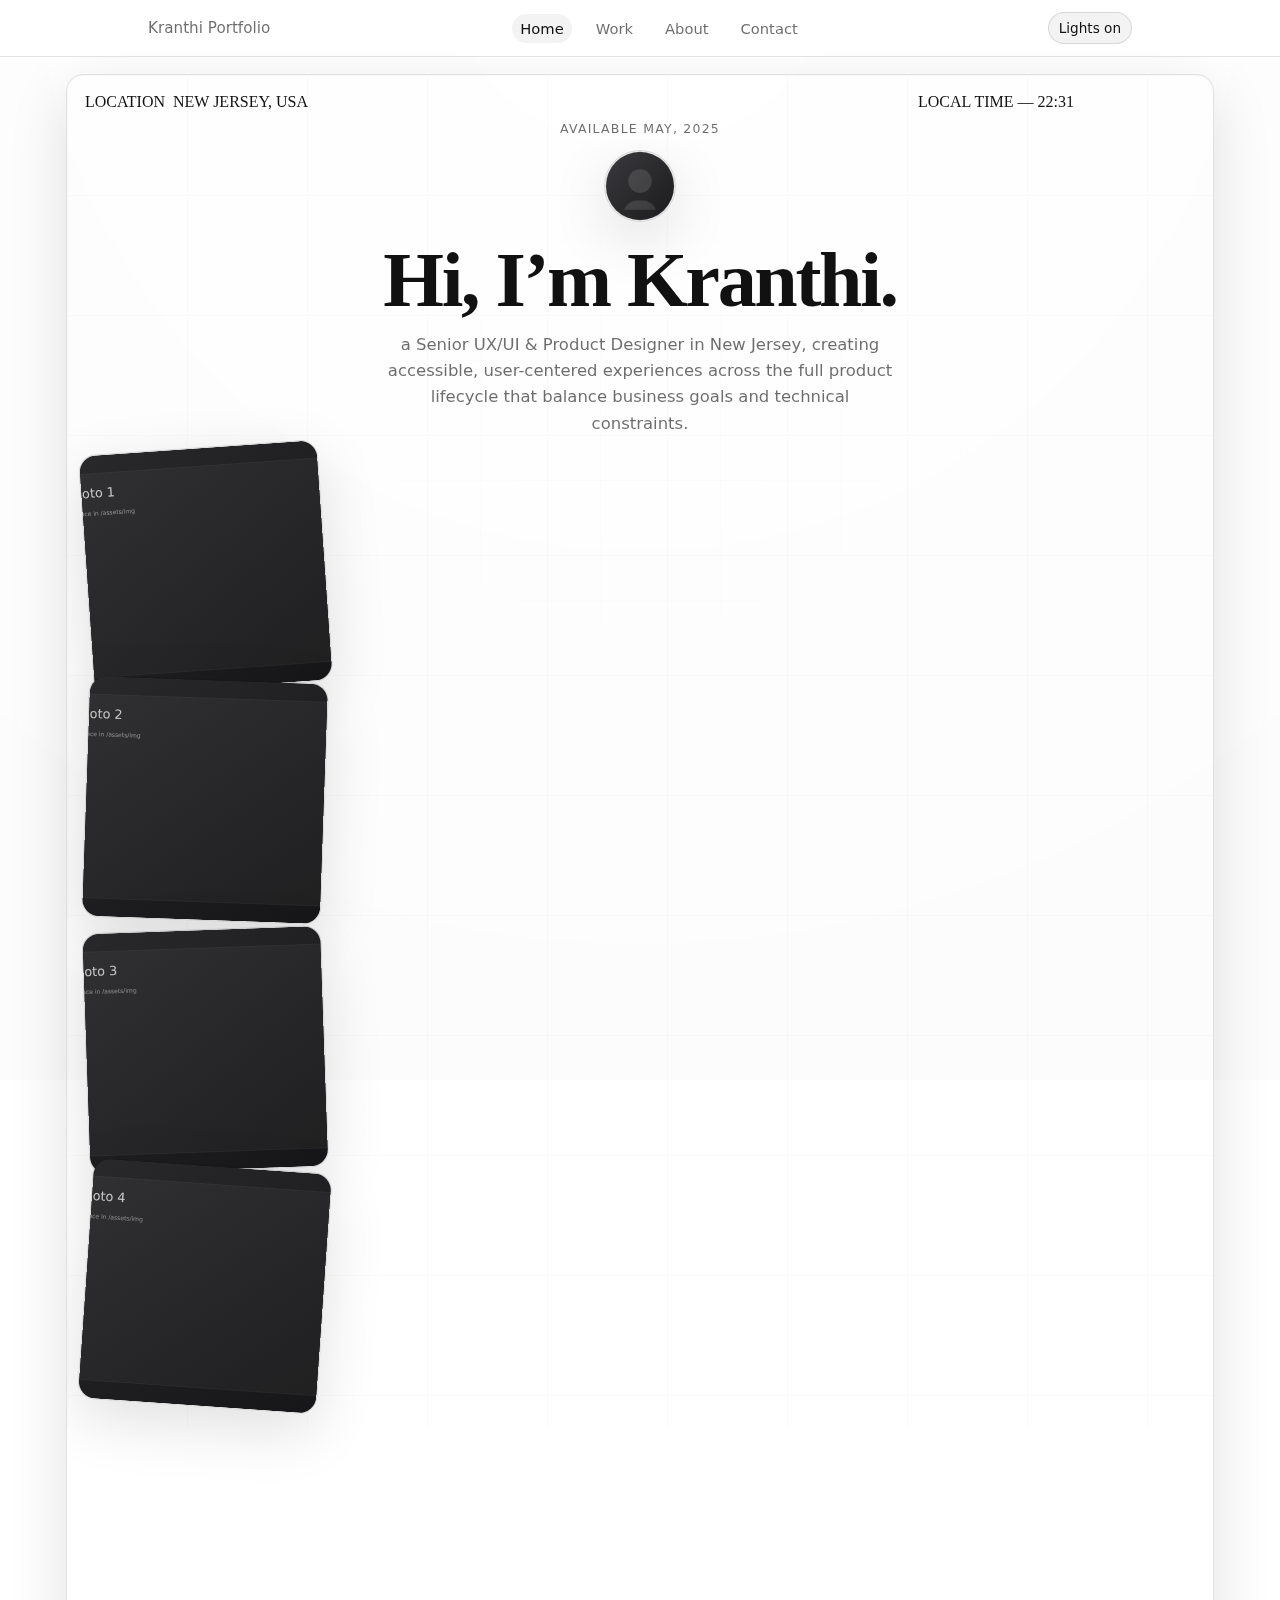
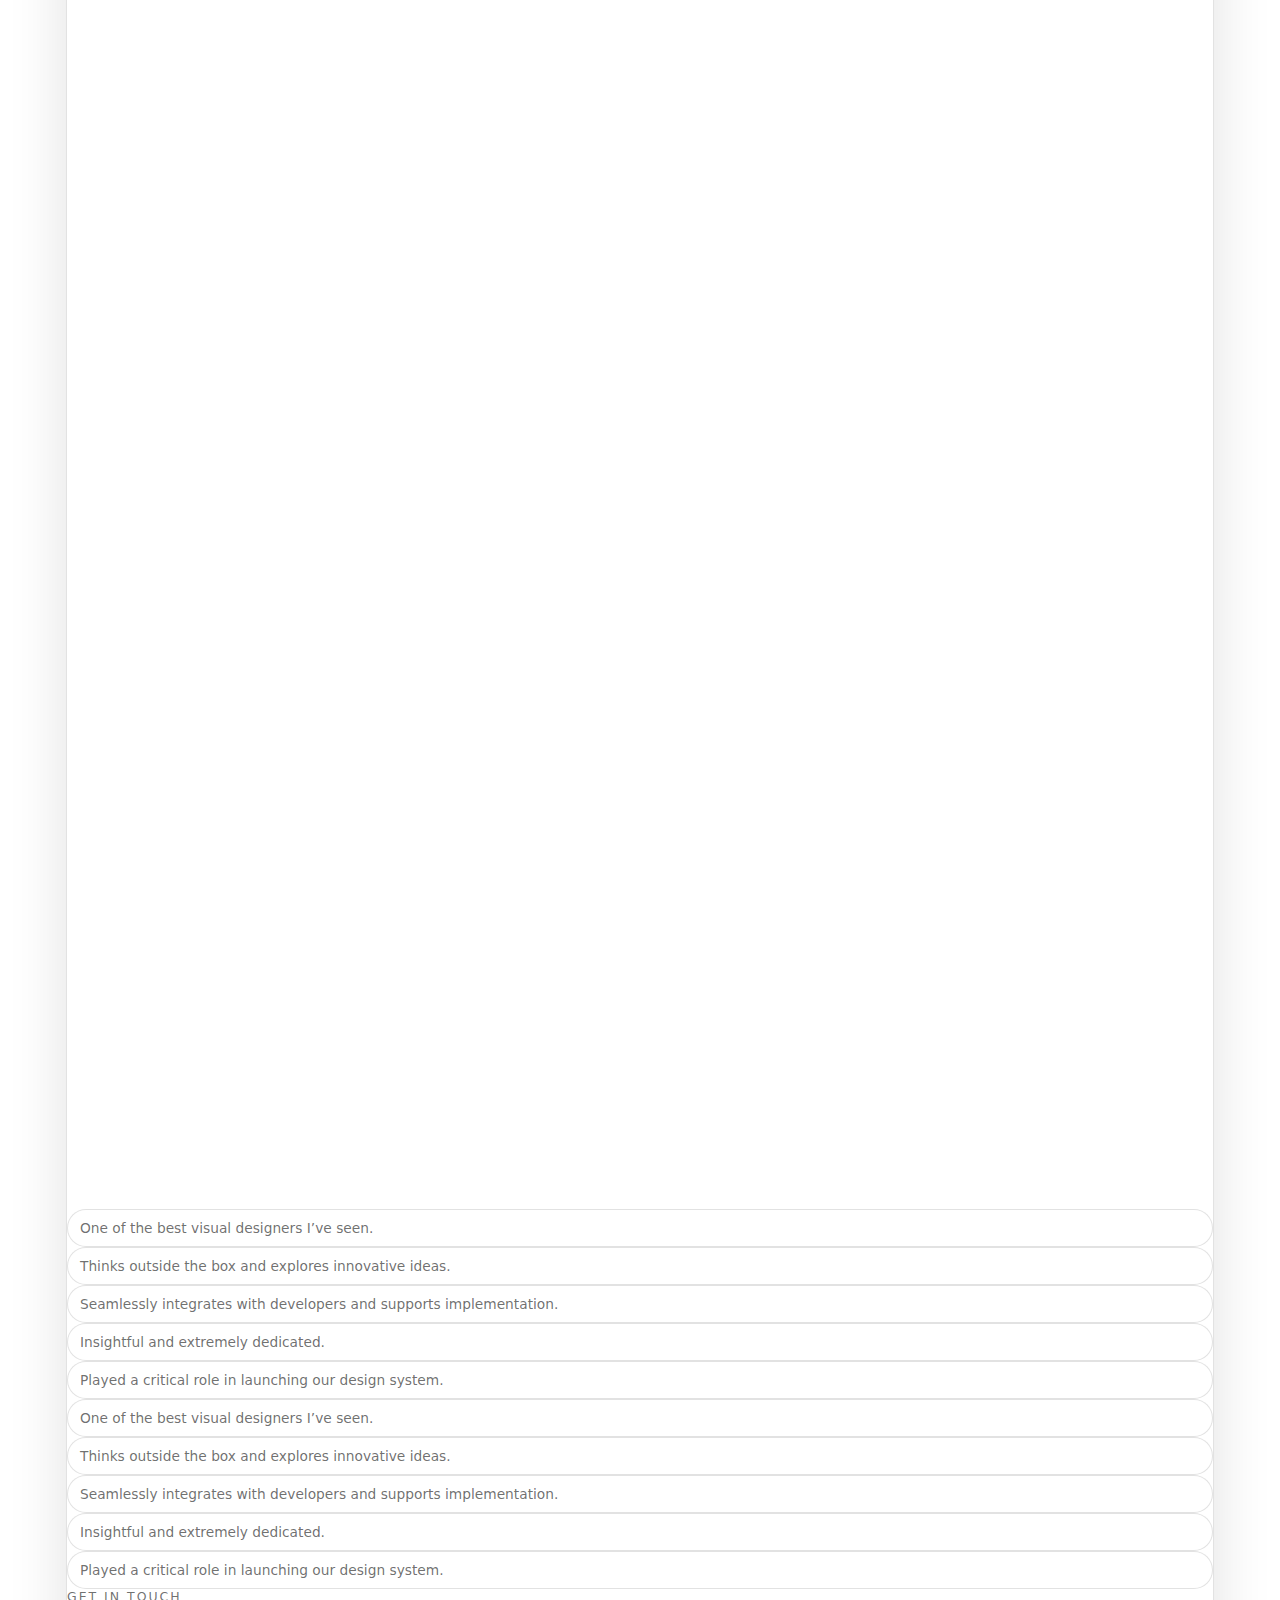
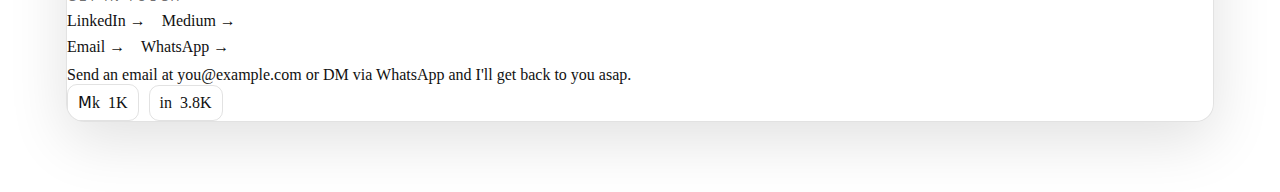
<file: index.html>
<!doctype html>
<html lang="en">
<head>
  <meta charset="utf-8" />
  <meta name="viewport" content="width=device-width, initial-scale=1" />
  <meta name="color-scheme" content="light dark" />
  <title>Kranthi Portfolio</title>
  <link rel="stylesheet" href="assets/css/styles.css" />
  <script defer src="assets/js/app.js"></script>
</head>
<body>
  <div class="bgGrid" aria-hidden="true"></div>
  <div class="vignette" aria-hidden="true"></div>

  <header class="topbar">
    <div class="wrap topbar__inner">
      <a class="brand" href="index.html">Kranthi Portfolio</a>
      <nav class="nav" aria-label="Primary">
        <a href="index.html" data-nav="home">Home</a>
        <a href="work.html" data-nav="work">Work</a>
        <a href="about.html" data-nav="about">About</a>
        <a href="#contact">Contact</a>
      </nav>
      <div class="actions">
        <button class="toggle" id="themeToggle" type="button">
  <span id="themeLabel">Lights Off</span>
</button>
      </div>
    </div>
  </header>

  <main class="page">
    <div class="shell">
      <div class="frame">
        <div class="gridStage">
          <div class="gridLines" aria-hidden="true"></div>

          <div class="stageInner">
            <div class="metaLeft">
              <div>LOCATION&nbsp; NEW JERSEY, USA</div>
            </div>

            <section class="centerCol" data-reveal>
              <div class="availability">Available May, 2025</div>

              <div class="avatar" style="margin-bottom:18px">
                <img src="assets/img/avatar.svg" alt="Avatar" />
              </div>

              
<h1 class="h1 heroName">Hi, I’m Kranthi.</h1>

              <p class="lead">a Senior UX/UI & Product Designer in New Jersey, creating accessible, user-centered experiences across the full product lifecycle that balance business goals and technical constraints.</p>
            </section>

            <div class="metaRight">
              <div>LOCAL TIME&nbsp;—&nbsp;<span id="localTime">--:--</span></div>
            </div>
          </div>


          <div class="photoRow" aria-label="Photo strip" data-reveal>
            <div class="stripCard" style="--r:-4deg; --y: 10px;"><img src="assets/img/strip-1.svg" alt="Photo 1"/></div>
            <div class="stripCard" style="--r:2deg; --y: 0px;"><img src="assets/img/strip-2.svg" alt="Photo 2"/></div>
            <div class="stripCard" style="--r:-2deg; --y: 8px;"><img src="assets/img/strip-3.svg" alt="Photo 3"/></div>
            <div class="stripCard" style="--r:4deg; --y: 2px;"><img src="assets/img/strip-4.svg" alt="Photo 4"/></div>
          </div>

        </div>

        <div class="homeSections">
          <!-- Work section -->
          <div class="workGrid">
            <div class="leftCell" data-reveal>
              <div class="sideTitle">
                <div class="iconPill">⌁</div>
                <div style="margin-top:14px">
                  <div class="bigLabel h2">Work.</div>
                  <div class="subLabel">A selection of<br/>recent projects.</div>
                </div>
              </div>

              <div style="margin-top:14px">
                <h3 class="h3">Kranthi Portfolio</h3>
                <p class="lead" style="margin-top:6px">A super modular design system built from grounds up.</p>
                <div class="pills" style="margin-top:10px"><span>DESIGN SYSTEM</span><span>UI DESIGN</span><span>STRATEGY</span></div>

                <div style="height:18px"></div>

                <h3 class="h3">Rupeek — Card</h3>
                <p class="lead" style="margin-top:6px">Bringing a secured credit card product to India's underserved market with focus on delight.</p>
                <div class="pills" style="margin-top:10px"><span>PRODUCT DESIGN</span><span>DESIGN SYSTEM</span><span>MOTION DESIGN</span></div>
              </div>
            </div>

            <div class="rightCell">
              <a class="workItem" href="kranthi-portfolio.html" data-reveal style="padding:0; background:transparent; border:none">
                <div class="workMedia"><img src="assets/img/work-1.svg" alt="Jupiter Sense cover"/></div>
              </a>

              <div style="height:18px"></div>

              <div class="workMedia" data-reveal><img src="assets/img/work-2.svg" alt="Rupeek Card cover"/></div>
            </div>
          </div>

          <!-- Writing section -->
          <div class="workGrid bigBlock">
            <div class="leftCell" data-reveal>
              <div class="sideTitle">
                <div class="iconPill">✎</div>
                <div style="margin-top:14px">
                  <div class="bigLabel h2">Writing.</div>
                  <div class="subLabel">thoughts.</div>
                </div>
              </div>
              <div class="muted" style="margin-top:10px; font-size:.82rem; letter-spacing:.14em; text-transform:uppercase;">Last updated FEB 25, 2025</div>
            </div>

            <div class="rightCell" data-reveal>
              <div class="writingCard" style="grid-template-columns: 1fr 320px;">
                <div>
                  <h3 class="h3" style="font-size:1.02rem">Building Gravity: A Design System out of this World</h3>
                  <p class="lead" style="margin-top:8px">A small cosmic journey on how a system was built to power two products.</p>
                  <div class="pills" style="margin-top:12px"><span>ARTICLE</span></div>
                </div>
                <img src="assets/img/writing.svg" alt="Writing cover" />
              </div>
            </div>
          </div>

          <!-- Popular bio section -->
          <div class="bigBlock" data-reveal style="padding:18px">
            <div class="bioBlock">
              <p class="kicker">Popular</p>
              <h2 class="bioTitle">I help build<br/>better design<br/>systems</h2>
              <div class="bioCols">
                <p>Storytelling has always been at the heart of everything I do. I started in animation, moved into visual design, and grew into product design by obsessing over craft, constraints, and collaboration.</p>
                <p>Over the years I’ve built modular systems, improved team velocity, and shipped features across Money, Payments, and Investments—always balancing clarity with character.</p>
              </div>
              <a class="bioBtn" href="about.html">Longer bios →</a>
            </div>
          </div>

          <!-- Kind words marquee -->
          <div class="kindMarquee" aria-label="Kind words">
            <div class="marqueeTrack">
              <div class="chip">One of the best visual designers I’ve seen.</div>
              <div class="chip">Thinks outside the box and explores innovative ideas.</div>
              <div class="chip">Seamlessly integrates with developers and supports implementation.</div>
              <div class="chip">Insightful and extremely dedicated.</div>
              <div class="chip">Played a critical role in launching our design system.</div>

              <!-- duplicate for seamless loop -->
              <div class="chip">One of the best visual designers I’ve seen.</div>
              <div class="chip">Thinks outside the box and explores innovative ideas.</div>
              <div class="chip">Seamlessly integrates with developers and supports implementation.</div>
              <div class="chip">Insightful and extremely dedicated.</div>
              <div class="chip">Played a critical role in launching our design system.</div>
            </div>
          </div>

          <!-- Footer bar -->
          <div class="footerBar" id="contact">
            <div>
              <div class="kicker" style="margin:0 0 8px">Get in touch</div>
              <div>LinkedIn → &nbsp;&nbsp; Medium →</div>
              <div style="margin-top:8px">Email → &nbsp;&nbsp; WhatsApp →</div>
              <div style="margin-top:10px">Send an email at <a href="mailto:you@example.com">you@example.com</a> or DM via WhatsApp and I'll get back to you asap.</div>
            </div>
            <div style="display:flex; gap:10px; align-items:flex-end;">
              <span style="border:1px solid var(--border); padding:8px 10px; border-radius:10px;">Ⅿk&nbsp;&nbsp;1K</span>
              <span style="border:1px solid var(--border); padding:8px 10px; border-radius:10px;">in&nbsp;&nbsp;3.8K</span>
            </div>
          </div>
        </div>
      </div>
    </div>
  </main>

  <script>
    // local time display (simple)
    const t = document.getElementById("localTime");
    function tick(){
      const d = new Date();
      const hh = String(d.getHours()).padStart(2,"0");
      const mm = String(d.getMinutes()).padStart(2,"0");
      if(t) t.textContent = `${hh}:${mm}`;
    }
    tick(); setInterval(tick, 15000);
    document.querySelector('[data-nav="home"]')?.setAttribute("aria-current","page");
  </script>
</body>
</html>
</file>
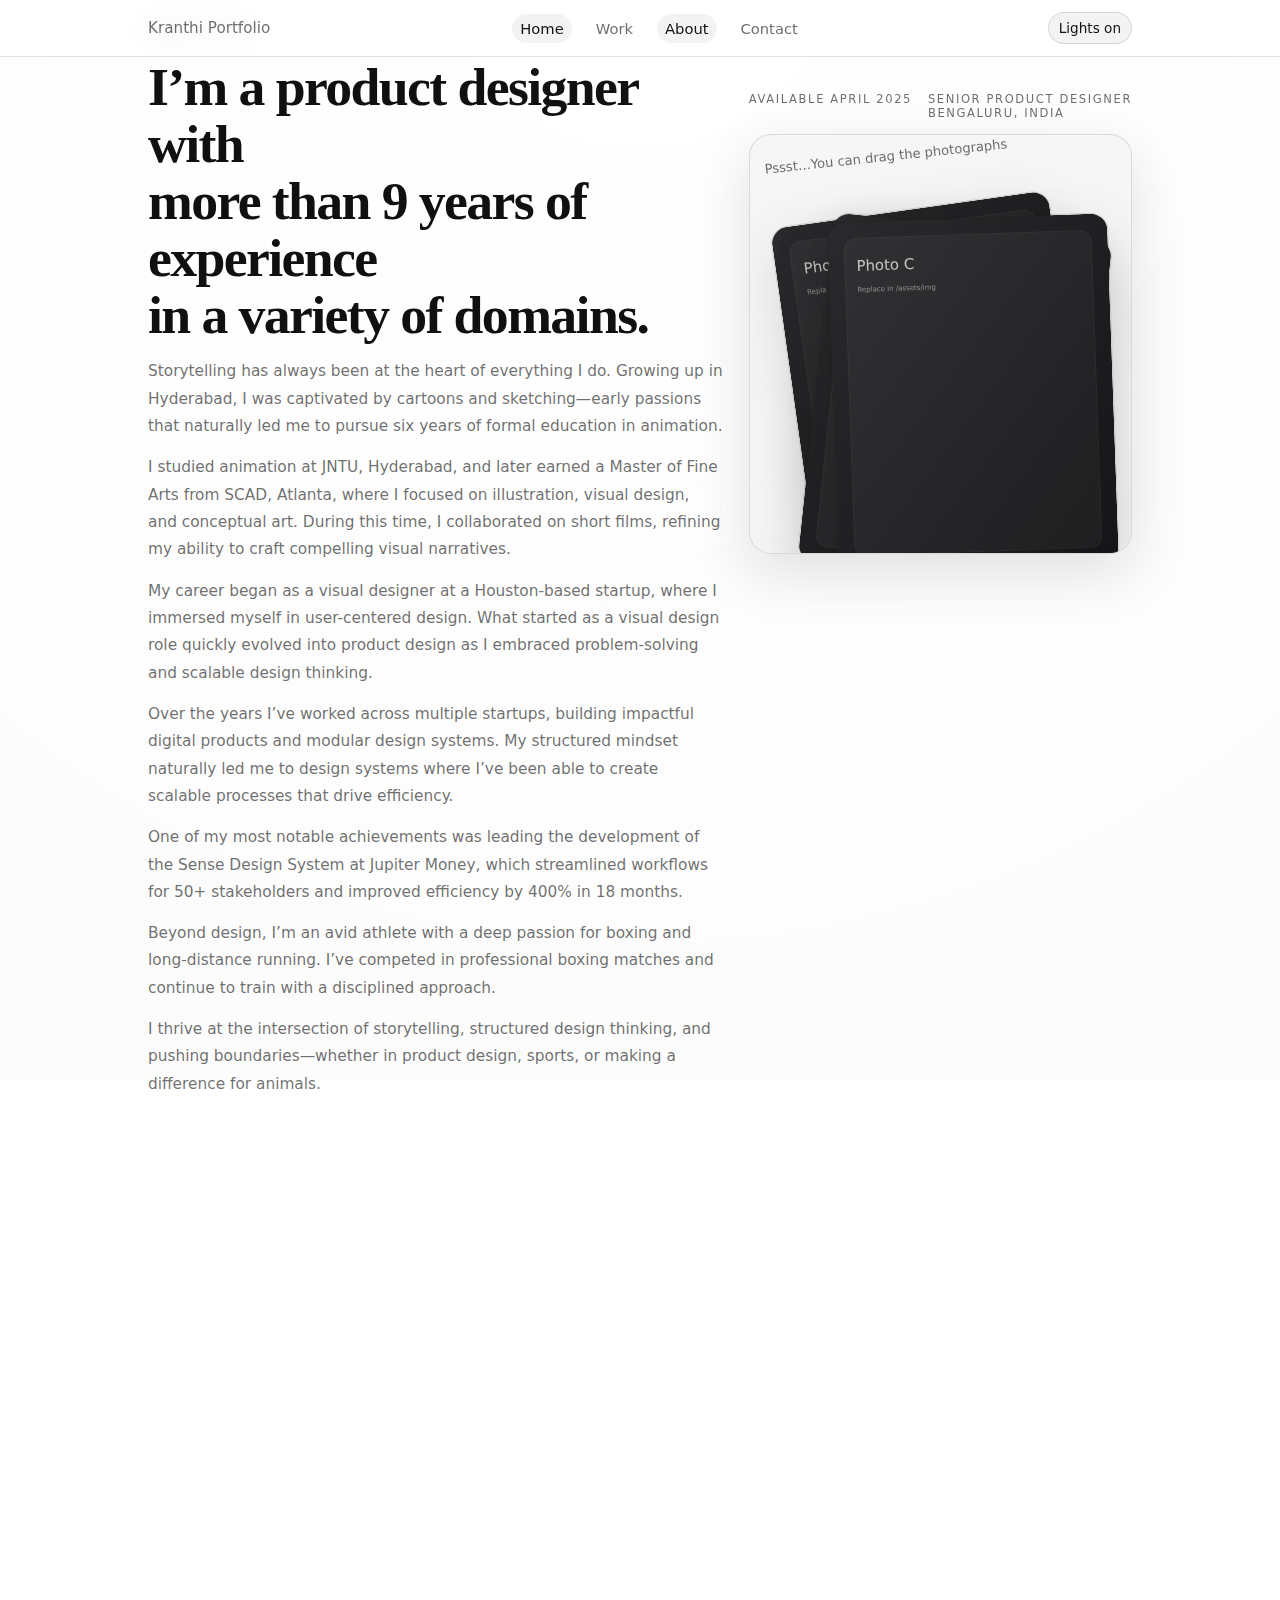
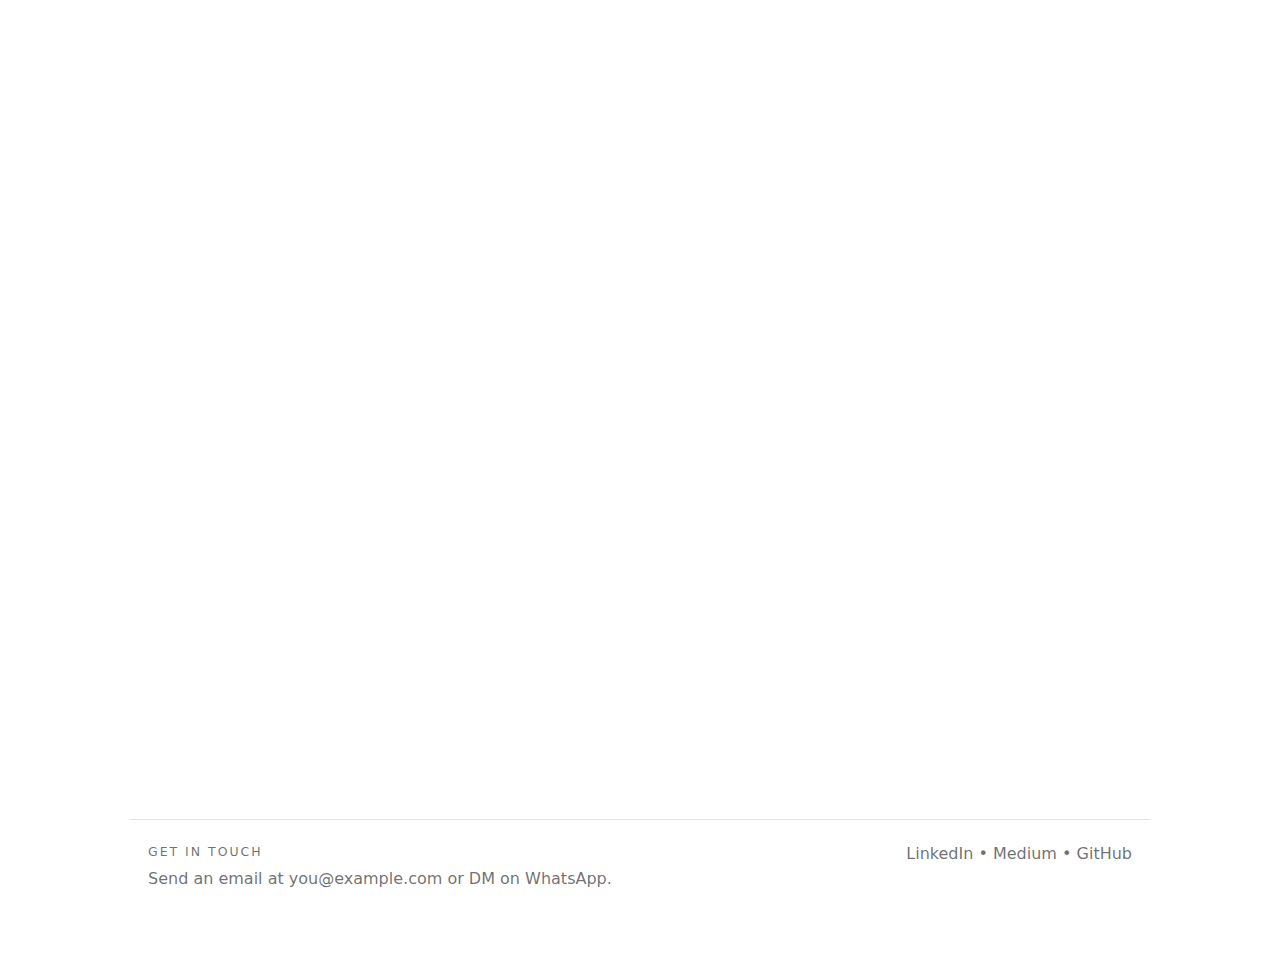
<file: about.html>
<!doctype html>
<html lang="en">
<head>
  <meta charset="utf-8" />
  <meta name="viewport" content="width=device-width, initial-scale=1" />
  <meta name="color-scheme" content="light dark" />
  <title>Kranthi Portfolio</title>
  <link rel="stylesheet" href="assets/css/styles.css" />
  <script defer src="assets/js/app.js"></script>
</head>
<body>
  <div class="bgGrid" aria-hidden="true"></div>
  <div class="vignette" aria-hidden="true"></div>

  <header class="topbar">
    <div class="wrap topbar__inner">
      <a class="brand" href="index.html">Kranthi Portfolio</a>
      <nav class="nav" aria-label="Primary">
        <a href="index.html" data-nav="home">Home</a>
        <a href="work.html">Work</a>
        <a href="about.html" data-nav="about">About</a>
        <a href="#contact">Contact</a>
      </nav>
      <div class="actions">
        <button class="toggle" id="themeToggle" type="button">Lights</button>
      </div>
    </div>
  </header>

  <main class="page aboutWrap">
    <section class="wrap aboutGrid">
      <div class="aboutCopy" data-reveal>
        <p class="kicker">About me.</p>
        <h1 class="aboutBig">I’m a product designer with<br/>more than 9 years of experience<br/>in a variety of domains.</h1>

        <p>Storytelling has always been at the heart of everything I do. Growing up in Hyderabad, I was captivated by cartoons and sketching—early passions that naturally led me to pursue six years of formal education in animation.</p>
        <p>I studied animation at JNTU, Hyderabad, and later earned a Master of Fine Arts from SCAD, Atlanta, where I focused on illustration, visual design, and conceptual art. During this time, I collaborated on short films, refining my ability to craft compelling visual narratives.</p>
        <p>My career began as a visual designer at a Houston-based startup, where I immersed myself in user-centered design. What started as a visual design role quickly evolved into product design as I embraced problem-solving and scalable design thinking.</p>
        <p>Over the years I’ve worked across multiple startups, building impactful digital products and modular design systems. My structured mindset naturally led me to design systems where I’ve been able to create scalable processes that drive efficiency.</p>
        <p>One of my most notable achievements was leading the development of the Sense Design System at Jupiter Money, which streamlined workflows for 50+ stakeholders and improved efficiency by 400% in 18 months.</p>
        <p>Beyond design, I’m an avid athlete with a deep passion for boxing and long-distance running. I’ve competed in professional boxing matches and continue to train with a disciplined approach.</p>
        <p>I thrive at the intersection of storytelling, structured design thinking, and pushing boundaries—whether in product design, sports, or making a difference for animals.</p>
      </div>

      <aside class="aboutAside" data-reveal>
        <div class="asideTop">
          <span>Available April 2025</span>
          <span>Senior Product Designer<br/>Bengaluru, India</span>
        </div>

        <div class="photoStack" data-photo-stack aria-label="Photo stack (draggable)">
          <div class="note">Pssst…You can drag the photographs</div>

          <div class="photoCard" style="--tx:-26px; --ty:-12px; --r:-8deg;" data-r="-8deg">
            <img src="assets/img/about-photo-1.svg" alt="Photo A" />
          </div>
          <div class="photoCard" style="--tx:-4px; --ty:6px; --r:6deg;" data-r="6deg">
            <img src="assets/img/about-photo-2.svg" alt="Photo B" />
          </div>
          <div class="photoCard" style="--tx:14px; --ty:-2px; --r:-2deg;" data-r="-2deg">
            <img src="assets/img/about-photo-3.svg" alt="Photo C" />
          </div>
        </div>
      </aside>
    </section>

    <section class="section">
      <div class="wrap sectionGrid">
        <div class="stickyTitle" data-reveal>
          <div class="bigLabel h2">Work Experience</div>
        </div>

        <div class="timeline">
          <article class="roleCard" data-reveal>
            <div class="when">NOV 2023 · PRESENT</div>
            <div>
              <div class="roleHead">
                <div>
                  <p class="roleTitle">Senior Product Designer, Design Systems & Money</p>
                  <p class="roleMeta">Jupiter</p>
                </div>
                <div class="iconPill">J</div>
              </div>
              <ul class="bullets">
                <li>Built and scaled the Sense Design System from scratch.</li>
                <li>Enabled faster refresh and precision across components, icons and tokens.</li>
                <li>Improved team efficiency by reducing UI regressions and handoff time.</li>
              </ul>
            </div>
          </article>

          <article class="roleCard" data-reveal>
            <div class="when">JUL 2021 · JUL 2023</div>
            <div>
              <div class="roleHead">
                <div>
                  <p class="roleTitle">Senior Product Designer, Design Systems & User Acquisition</p>
                  <p class="roleMeta">Rupeek</p>
                </div>
                <div class="iconPill">R</div>
              </div>
              <ul class="bullets">
                <li>Optimized key funnels with usability testing and iteration.</li>
                <li>Built and scaled the Gravity design system across teams.</li>
                <li>Created patterns for accessibility and micro-interactions.</li>
              </ul>
            </div>
          </article>

          <article class="roleCard" data-reveal>
            <div class="when">JUL 2020 · MAY 2021</div>
            <div>
              <div class="roleHead">
                <div>
                  <p class="roleTitle">Product / Visual Designer</p>
                  <p class="roleMeta">ClearTax India</p>
                </div>
                <div class="iconPill">CT</div>
              </div>
              <ul class="bullets">
                <li>Redesigned a mobile B2C product for CA’s to file taxes.</li>
                <li>Built an illustration & micro-interaction pattern library.</li>
              </ul>
            </div>
          </article>

          <article class="roleCard" data-reveal>
            <div class="when">JUN 2017 · MAY 2019</div>
            <div>
              <div class="roleHead">
                <div>
                  <p class="roleTitle">Product / Visual Designer</p>
                  <p class="roleMeta">Typeset</p>
                </div>
                <div class="iconPill">T</div>
              </div>
              <ul class="bullets">
                <li>Led end-to-end design for B2B + B2C products.</li>
                <li>Shipped a workflow tool used by researchers worldwide.</li>
              </ul>
            </div>
          </article>
        </div>
      </div>
    </section>

    <section class="section">
      <div class="wrap sectionGrid">
        <div class="stickyTitle" data-reveal>
          <div class="bigLabel h2">Education</div>
        </div>

        <div class="eduGrid">
          <article class="roleCard" data-reveal>
            <div class="when">SEP 2016 · MAY 2018</div>
            <div>
              <div class="roleHead">
                <div>
                  <p class="roleTitle">Masters of Arts</p>
                  <p class="roleMeta">Savannah College of Art and Design</p>
                </div>
                <div class="iconPill">SC</div>
              </div>
              <ul class="bullets">
                <li>Focused on illustration, animation techniques, and visual design.</li>
                <li>Created an award-winning short film.</li>
              </ul>
            </div>
          </article>

          <article class="roleCard" data-reveal>
            <div class="when">SEP 2009 · MAY 2013</div>
            <div>
              <div class="roleHead">
                <div>
                  <p class="roleTitle">Bachelor of Multimedia</p>
                  <p class="roleMeta">IACG, JNTU-H</p>
                </div>
                <div class="iconPill">B</div>
              </div>
              <ul class="bullets">
                <li>Graduated with top academic performance and recognition.</li>
                <li>Specialized in 2D/3D animation and production pipelines.</li>
              </ul>
            </div>
          </article>
        </div>
      </div>
    </section>

    <div class="wrap footer" id="contact">
      <div>
        <div class="kicker">Get in touch</div>
        <div class="muted">Send an email at <a href="mailto:you@example.com">you@example.com</a> or DM on WhatsApp.</div>
      </div>
      <div class="muted">LinkedIn • Medium • GitHub</div>
    </div>
  </main>

  <script>
    // set active nav for about
    document.querySelector('[data-nav="about"]')?.setAttribute("aria-current","page");
  </script>
</body>
</html>
</file>
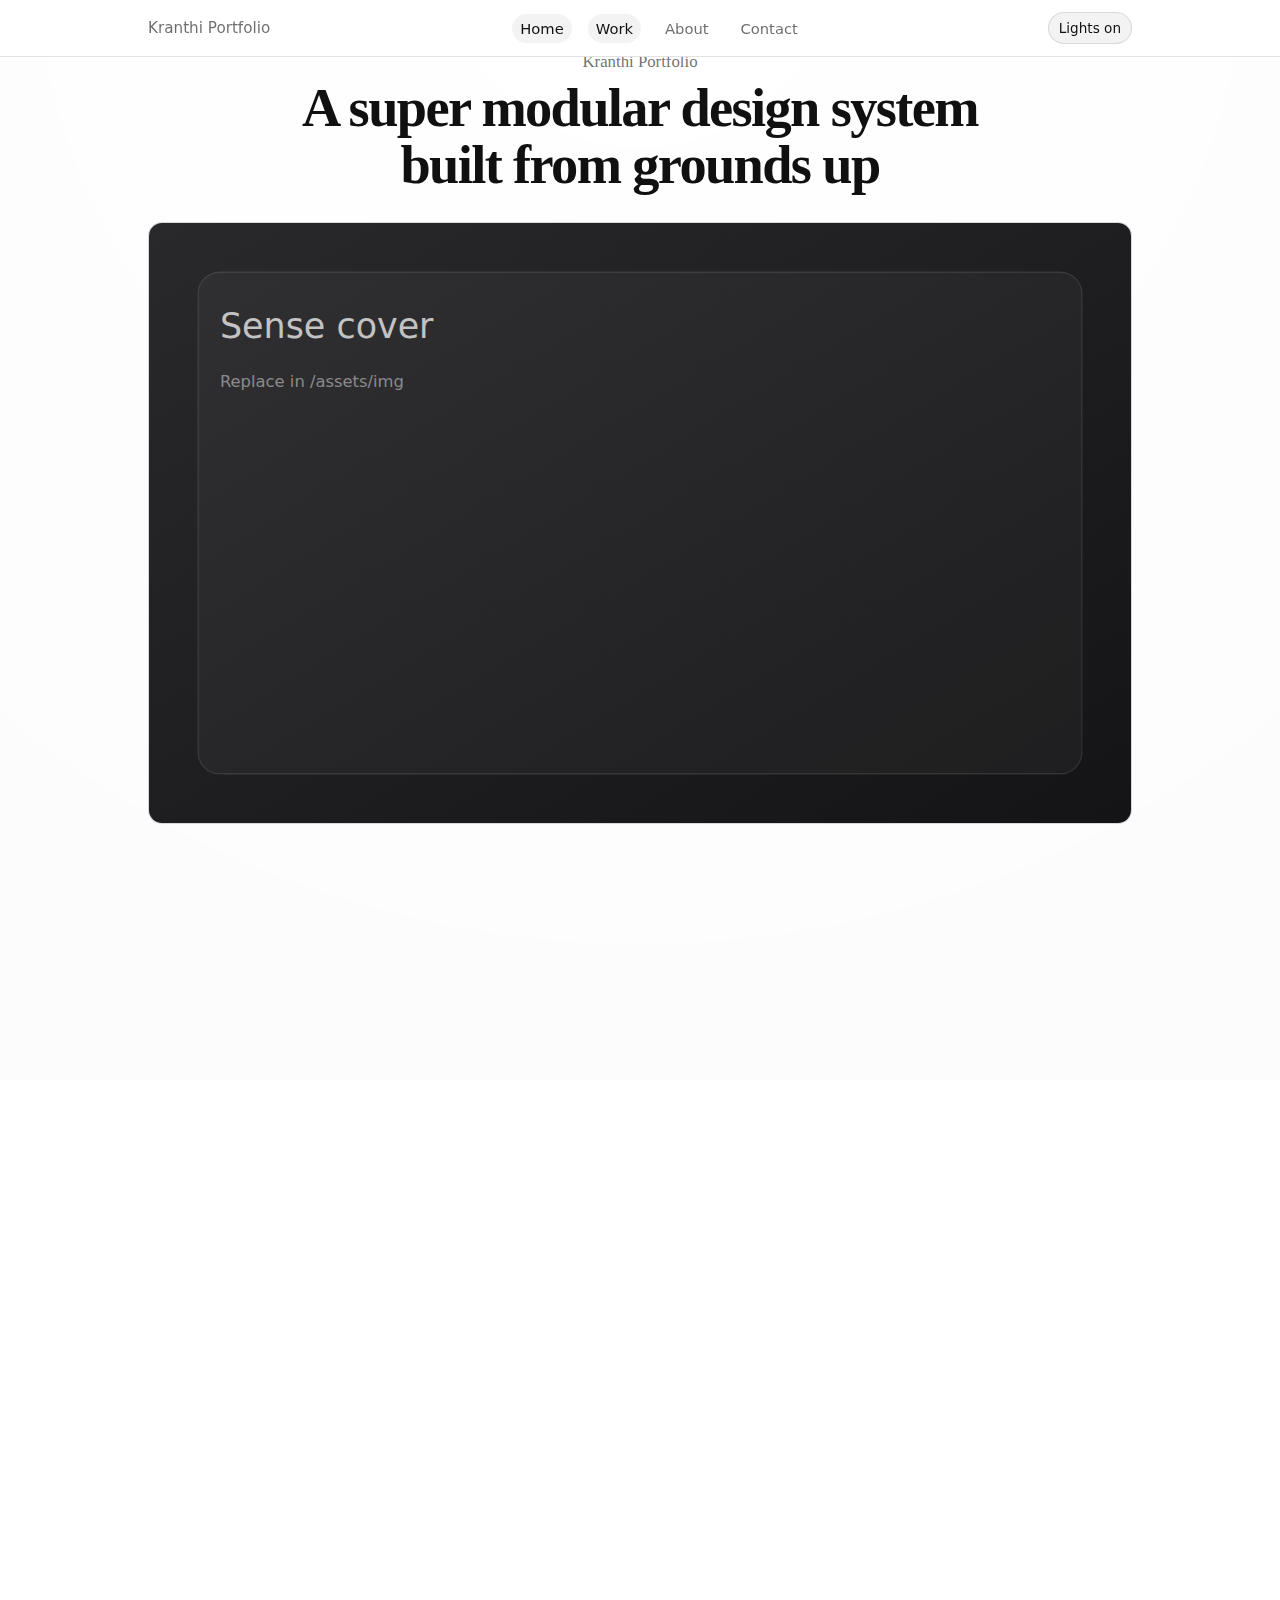
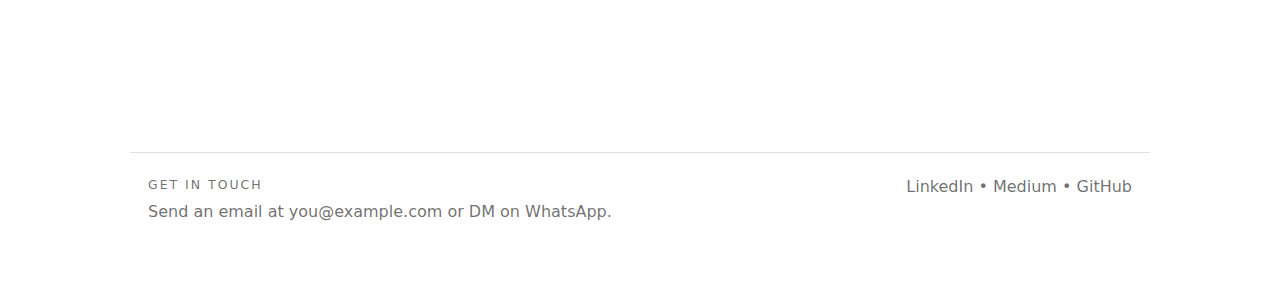
<file: kranthi-portfolio.html>
<!doctype html>
<html lang="en">
<head>
  <meta charset="utf-8" />
  <meta name="viewport" content="width=device-width, initial-scale=1" />
  <meta name="color-scheme" content="light dark" />
  <title>Kranthi Portfolio</title>
  <link rel="stylesheet" href="assets/css/styles.css" />
  <script defer src="assets/js/app.js"></script>
</head>
<body>
  <div class="bgGrid" aria-hidden="true"></div>
  <div class="vignette" aria-hidden="true"></div>

  <header class="topbar">
    <div class="wrap topbar__inner">
      <a class="brand" href="index.html">Kranthi Portfolio</a>
      <nav class="nav" aria-label="Primary">
        <a href="index.html" data-nav="home">Home</a>
        <a href="work.html" data-nav="work">Work</a>
        <a href="about.html" data-nav="about">About</a>
        <a href="#contact">Contact</a>
      </nav>
      <div class="actions">
        <button class="toggle" id="themeToggle" type="button">Lights</button>
      </div>
    </div>
  </header>

  <main class="page caseWrap">
    <section class="caseHero">
      <div class="wrap caseHeroInner" data-reveal>
        <div class="caseTitle">
          <p class="projName">Kranthi Portfolio</p>
          <h1 class="projBig">A super modular design system<br/>built from grounds up</h1>
        </div>
        <div class="caseHeroMedia">
          <img src="assets/img/portfolio-hero.svg" alt="Sense hero" />
        </div>
      </div>
    </section>

    <section class="caseMain">
      <div class="proseNarrow">
        <section class="caseSection" data-reveal>
          <h2 class="caseH">What is Sense Design System?</h2>
          <div class="caseCols">
            <p class="caseP">Sense is a modular design system built to power a suite of products with speed, consistency, and accessibility. The goal was to create a foundation teams could adopt easily—without sacrificing craft.</p>
            <p class="caseP">This page is structured as a visual walkthrough: typography, tokens, components, documentation, accessibility, governance, and outcomes. Replace all text and images with your real content.</p>
          </div>
        </section>

        <section class="caseSection" data-reveal>
          <h2 class="caseH">A brief history</h2>
          <p class="caseP">The system began as a small set of reusable primitives and grew into a full library of components, patterns, and guidelines. Adoption happened by making the “right way” the easiest way.</p>
          <ul class="caseList">
            <li>Primitives → tokens → components → patterns</li>
            <li>Documentation next to source-of-truth</li>
            <li>Clear ownership + contribution process</li>
          </ul>
        </section>

        <section class="caseSection" data-reveal>
          <h2 class="caseH">Guiding Principles</h2>
          <p class="caseP">A few simple principles kept decisions consistent and prevented “design system drift”.</p>
          <ul class="caseList">
            <li>Clarity over cleverness</li>
            <li>Consistency with character</li>
            <li>Accessible by default</li>
            <li>Composable building blocks</li>
          </ul>
        </section>

        <section class="caseSection" data-reveal>
          <h2 class="caseH">Tokens</h2>
          <p class="caseP">Tokens are the system’s “source code” for spacing, type, color, elevation, and motion. They make themes scalable and keep UI consistent across surfaces.</p>
          <div class="caseTwoUp">
            <div class="caseImg"><img src="assets/img/design-tokens-1.svg" alt="Token example 1" /></div>
            <div class="caseImg"><img src="assets/img/design-tokens-2.svg" alt="Token example 2" /></div>
          </div>
        </section>

        <section class="caseSection" data-reveal>
          <h2 class="caseH">Screens</h2>
          <p class="caseP">A few example screens that show the system applied across key product flows.</p>
          <div class="casePhones">
            <div class="caseImg"><img src="assets/img/portfolio-screens.svg" alt="Screens montage" /></div>
          </div>
        </section>

        <section class="caseSection" data-reveal>
          <h2 class="caseH">Components, patterns and more</h2>
          <p class="caseP">Components were built from primitives and documented with usage guidelines, states, and accessibility notes.</p>
          <div class="caseTwoUp">
            <div class="caseImg"><img src="assets/img/components-1.svg" alt="Components 1" /></div>
            <div class="caseImg"><img src="assets/img/components-2.svg" alt="Components 2" /></div>
          </div>
        </section>

        <section class="caseSection" data-reveal>
          <h2 class="caseH">Documentation</h2>
          <p class="caseP">Documentation is what makes the system usable. It includes examples, do/don’t guidance, migration notes, and contribution guidelines.</p>
          <div class="caseImg"><img src="assets/img/documentation.svg" alt="Documentation" /></div>
        </section>

        <section class="caseSection" data-reveal>
          <h2 class="caseH">Accessibility</h2>
          <p class="caseP">Accessibility checks were built into component templates and review. Contrast, focus states, keyboard navigation, and screen reader labels were part of the baseline.</p>
          <div class="caseImg"><img src="assets/img/accessibility.svg" alt="Accessibility" /></div>
        </section>

        <section class="caseSection" data-reveal>
          <h2 class="caseH">Information architecture</h2>
          <p class="caseP">A simple system map helped keep ownership clear: tokens → components → patterns → templates → product screens.</p>
          <div class="caseImg"><img src="assets/img/information-architecture.svg" alt="Information architecture" /></div>
        </section>

        <section class="caseSection" data-reveal>
          <h2 class="caseH">Governance</h2>
          <p class="caseP">Governance defines who maintains what, how changes are proposed, and how releases are communicated to teams.</p>
          <div class="caseImg"><img src="assets/img/governance.svg" alt="Governance" /></div>
        </section>

        <section class="caseSection" data-reveal>
          <h2 class="caseH">Impact</h2>
          <p class="caseP">Use this section for metrics and outcomes (reduced regressions, faster dev cycles, improved adoption, etc.).</p>
          <div class="caseImg"><img src="assets/img/impact.svg" alt="Impact" /></div>
          <div class="caseMetaRow">
            <span>Impact</span><span>Confidence</span><span>Consistency</span>
          </div>
        </section>

        <section class="caseSection" data-reveal>
          <h2 class="caseH">Credits</h2>
          <div class="creditsGrid">
            <div><div class="k">Role</div><div class="v">Design systems, UI design</div></div>
            <div><div class="k">Team</div><div class="v">Design + Engineering</div></div>
            <div><div class="k">Timeline</div><div class="v">Replace with duration</div></div>
          </div>
        </section>

        <section class="caseSection" data-reveal>
          <h2 class="caseH">Experimentation</h2>
          <p class="caseP">A place for explorations: prototypes, motion studies, or concept work that informed the system.</p>
          <div class="caseTwoUp">
            <div class="caseImg"><img src="assets/img/experimentation-1.svg" alt="Experiment 1" /></div>
            <div class="caseImg"><img src="assets/img/experimentation-2.svg" alt="Experiment 2" /></div>
          </div>
        </section>
      </div>
    </section>

    <div class="wrap footer" id="contact">
      <div>
        <div class="kicker">Get in touch</div>
        <div class="muted">Send an email at <a href="mailto:you@example.com">you@example.com</a> or DM on WhatsApp.</div>
      </div>
      <div class="muted">LinkedIn • Medium • GitHub</div>
    </div>
  </main>

  <script>
    document.querySelector('[data-nav="work"]')?.setAttribute("aria-current","page");
  </script>
</body>
</html>
</file>
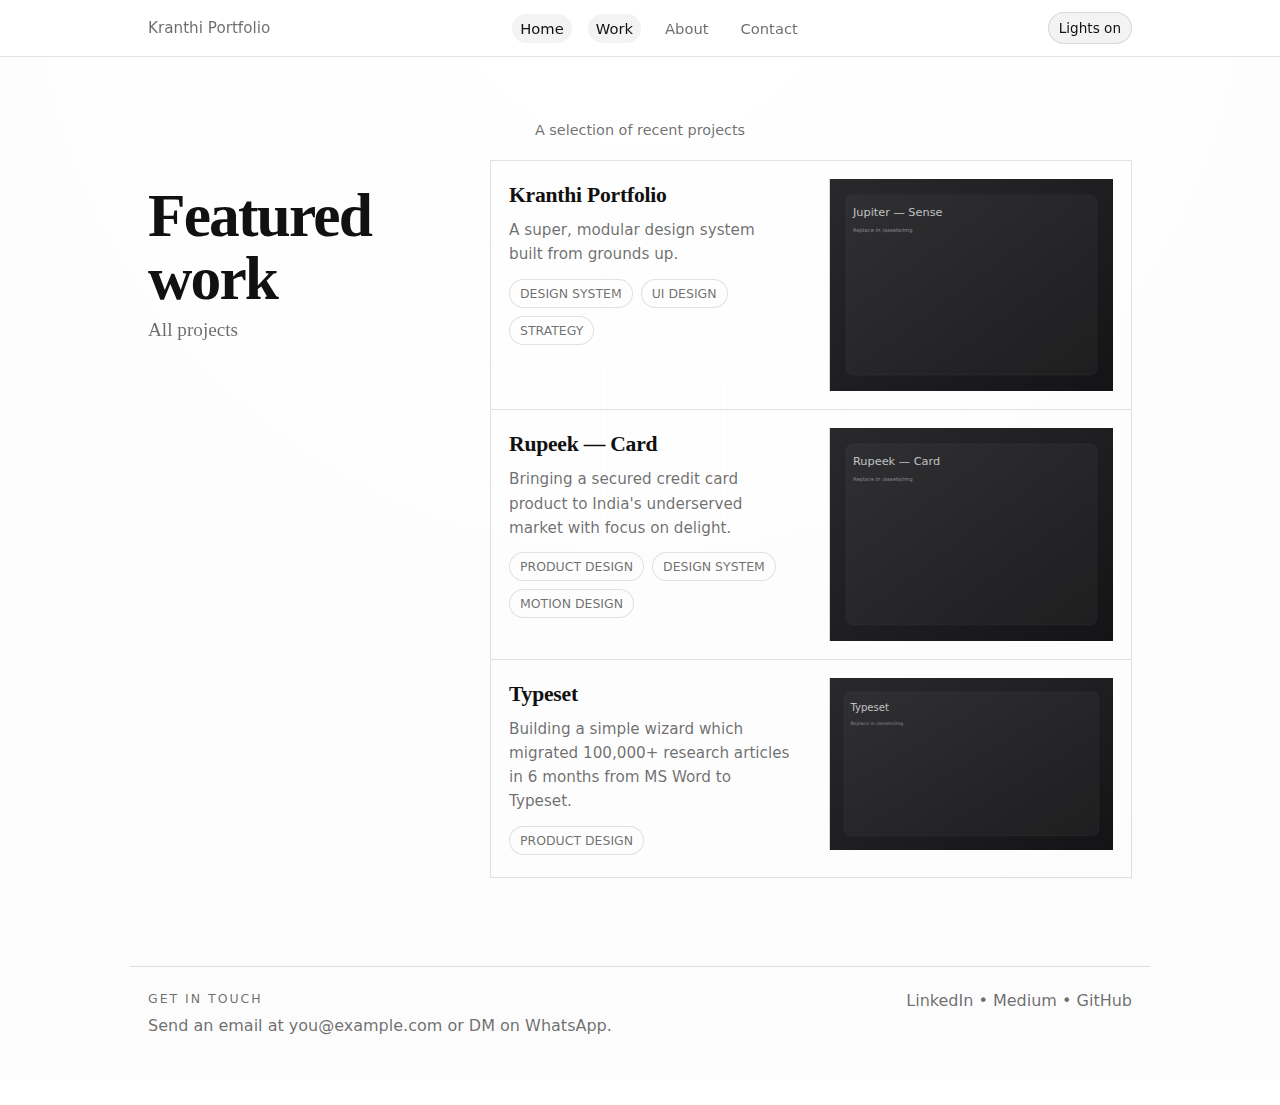
<file: work.html>
<!doctype html>
<html lang="en">
<head>
  <meta charset="utf-8" />
  <meta name="viewport" content="width=device-width, initial-scale=1" />
  <meta name="color-scheme" content="light dark" />
  <title>Kranthi Portfolio</title>
  <link rel="stylesheet" href="assets/css/styles.css" />
  <script defer src="assets/js/app.js"></script>
</head>
<body>
  <div class="bgGrid" aria-hidden="true"></div>
  <div class="vignette" aria-hidden="true"></div>

  <header class="topbar">
    <div class="wrap topbar__inner">
      <a class="brand" href="index.html">Kranthi Portfolio</a>
      <nav class="nav" aria-label="Primary">
        <a href="index.html" data-nav="home">Home</a>
        <a href="work.html" data-nav="work">Work</a>
        <a href="about.html" data-nav="about">About</a>
        <a href="#contact">Contact</a>
      </nav>
      <div class="actions">
        <button class="toggle" id="themeToggle" type="button">Lights</button>
      </div>
    </div>
  </header>

  <main class="page">
    <section class="workHero">
      <div class="wrap" data-reveal>
        <div class="centerNotice">A selection of recent projects</div>
      </div>

      <div class="wrap workLayout" style="margin-top:22px;">
        <div class="workTitle" data-reveal>
          <div class="kicker"> </div>
          <h1 class="workBig">Featured work</h1>
          <p class="workSub">All projects</p>
        </div>

        <div class="workRows" aria-label="Projects">
          <article class="workRow" data-reveal>
            <div class="workInfo">
              <h2 class="name">Kranthi Portfolio</h2>
              <p class="desc">A super, modular design system built from grounds up.</p>
              <div class="pills">
                <span>DESIGN SYSTEM</span><span>UI DESIGN</span><span>STRATEGY</span>
              </div>
            </div>
            <div class="workThumb">
              <div class="thumbFrame">
                <img src="assets/img/work-1.svg" alt="Jupiter Sense preview" />
              </div>
            </div>
          </article>

          <article class="workRow" data-reveal>
            <div class="workInfo">
              <h2 class="name">Rupeek — Card</h2>
              <p class="desc">Bringing a secured credit card product to India's underserved market with focus on delight.</p>
              <div class="pills">
                <span>PRODUCT DESIGN</span><span>DESIGN SYSTEM</span><span>MOTION DESIGN</span>
              </div>
            </div>
            <div class="workThumb">
              <div class="thumbFrame">
                <img src="assets/img/work-2.svg" alt="Rupeek Card preview" />
              </div>
            </div>
          </article>

          <article class="workRow" data-reveal>
            <div class="workInfo">
              <h2 class="name">Typeset</h2>
              <p class="desc">Building a simple wizard which migrated 100,000+ research articles in 6 months from MS Word to Typeset.</p>
              <div class="pills">
                <span>PRODUCT DESIGN</span>
              </div>
            </div>
            <div class="workThumb">
              <div class="thumbFrame">
                <img src="assets/img/work-3.svg" alt="Typeset preview" />
              </div>
            </div>
          </article>
        </div>
      </div>
    </section>

    <div class="wrap footer" id="contact">
      <div>
        <div class="kicker">Get in touch</div>
        <div class="muted">Send an email at <a href="mailto:you@example.com">you@example.com</a> or DM on WhatsApp.</div>
      </div>
      <div class="muted">LinkedIn • Medium • GitHub</div>
    </div>
  </main>

  <script>
    document.querySelector('[data-nav="work"]')?.setAttribute("aria-current","page");
  </script>
</body>
</html>
</file>
<file: assets/css/styles.css>
:root{
  --bg:#0b0b0c;
  --fg:#f2f2f2;
  --muted:rgba(242,242,242,.62);
  --soft:rgba(242,242,242,.10);
  --card:rgba(242,242,242,.06);
  --border:rgba(242,242,242,.14);
  --shadow:0 18px 60px rgba(0,0,0,.45);
  --radius:22px;

  --wrap: 1020px;
  --grid: 120px;

  --h1: clamp(2.9rem, 6.1vw, 5.1rem);
  --h2: clamp(1.85rem, 2.9vw, 2.5rem);
  --h3: 1.1rem;
  --lead: 1.03rem;

  --easing: cubic-bezier(.16, 1, .3, 1);
  --dur: 600ms;
}
@media (prefers-color-scheme: light){
  :root{
    --bg:#ffffff; --fg:#111111; --muted:rgba(17,17,17,.62);
    --soft:rgba(17,17,17,.10); --card:rgba(17,17,17,.05); --border:rgba(17,17,17,.12);
    --shadow:0 18px 60px rgba(0,0,0,.12);
  }
}
[data-theme="dark"]{
  --bg:#0b0b0c; --fg:#f2f2f2; --muted:rgba(242,242,242,.62);
  --soft:rgba(242,242,242,.10); --card:rgba(242,242,242,.06); --border:rgba(242,242,242,.14);
  --shadow:0 18px 60px rgba(0,0,0,.45);
}
[data-theme="light"]{
  --bg:#ffffff; --fg:#111111; --muted:rgba(17,17,17,.62);
  --soft:rgba(17,17,17,.10); --card:rgba(17,17,17,.05); --border:rgba(17,17,17,.12);
  --shadow:0 18px 60px rgba(0,0,0,.12);
}
*{box-sizing:border-box}
html,body{height:100%}
body{
  margin:0;
  font-family: ui-serif, Georgia, "Times New Roman", Times, serif;
  background: var(--bg);
  color: var(--fg);
  -webkit-font-smoothing: antialiased;
}
a{color:inherit; text-decoration:none}
a:hover{text-decoration:underline; text-underline-offset:4px}
img{max-width:100%; display:block}
.wrap{max-width:var(--wrap); margin:0 auto; padding:0 18px}
.bgGrid{
  position:fixed; inset:0;
  pointer-events:none;
  background:
    linear-gradient(var(--border) 1px, transparent 1px) 0 0 / var(--grid) var(--grid),
    linear-gradient(90deg, var(--border) 1px, transparent 1px) 0 0 / var(--grid) var(--grid);
  opacity:.18;
  mask-image: radial-gradient(closest-side, rgba(0,0,0,.75), transparent 70%);
}
.vignette{
  position:fixed; inset:-20%;
  pointer-events:none;
  background: radial-gradient(circle at 50% 10%, transparent 0%, rgba(0,0,0,.35) 48%, rgba(0,0,0,.72) 100%);
  opacity:.55;
}
[data-theme="light"] .vignette{ opacity:.08; background: radial-gradient(circle at 50% 10%, transparent 0%, rgba(0,0,0,.10) 58%, rgba(0,0,0,.18) 100%); }
.h1{font-size:var(--h1); line-height:1.02; letter-spacing:-0.03em; margin:0 0 12px}
.h2{font-size:var(--h2); line-height:1.10; letter-spacing:-0.02em; margin:0}
.h3{font-size:var(--h3); margin:0 0 8px; font-family: ui-sans-serif, system-ui;}
.lead{
  font-family: ui-sans-serif, system-ui, -apple-system, Segoe UI, Roboto, Helvetica, Arial;
  font-size:var(--lead);
  color:var(--muted);
  line-height:1.6;
  margin: 0;
}
.kicker{
  font-family: ui-sans-serif, system-ui;
  font-size:.78rem; letter-spacing:.16em; text-transform:uppercase;
  color:var(--muted);
  margin:0 0 10px;
}
.muted{ font-family: ui-sans-serif, system-ui; color:var(--muted); }
.page{ padding-top: 74px; padding-bottom: 70px; }
.topbar{
  position:fixed; inset:0 0 auto 0;
  z-index:30;
  background: color-mix(in srgb, var(--bg) 74%, transparent);
  backdrop-filter: blur(12px);
  border-bottom: 1px solid var(--border);
}
.topbar__inner{
  height:56px;
  display:flex; align-items:center; justify-content:space-between;
  gap:14px;
}
.brand{ font-family: ui-sans-serif, system-ui; font-size:.95rem; color: var(--muted); }
.nav{ display:flex; gap:16px; font-family: ui-sans-serif, system-ui; font-size:.92rem; }
.nav a{ color: var(--muted); padding:6px 8px; border-radius:999px; }
.nav a[aria-current="page"]{ color: var(--fg); background: var(--card); text-decoration:none; }
.actions{ display:flex; align-items:center; gap:10px; }
.toggle{
  font-family: ui-sans-serif, system-ui;
  font-size:.85rem;
  border:1px solid var(--border);
  background: var(--card);
  color: var(--fg);
  padding: 7px 10px;
  border-radius: 999px;
  cursor:pointer;
}
.hero{ padding: 68px 0 10px; text-align:center; }
.avatar{
  width: 72px; height:72px;
  border-radius: 999px;
  margin: 0 auto 14px;
  border: 1px solid var(--border);
  box-shadow: var(--shadow);
  overflow:hidden;
  background: var(--card);
}
.heroMeta{
  display:flex; justify-content:space-between; gap: 18px;
  margin-top: 18px;
  font-family: ui-sans-serif, system-ui;
  font-size: .72rem;
  letter-spacing:.14em;
  text-transform: uppercase;
  color: var(--muted);
}
.heroMeta span{ white-space:nowrap; }
@media (max-width:720px){ .heroMeta{ justify-content:center; flex-wrap:wrap; gap: 12px; } }
.strip{
  margin: 26px auto 0;
  max-width: min(1100px, 96vw);
  display:flex; gap: 16px;
  justify-content:center;
  align-items:flex-end;
  padding: 10px 14px 6px;
}
.stripCard{
  width: 240px;
  border-radius: 18px;
  border: 1px solid var(--border);
  background: var(--card);
  box-shadow: var(--shadow);
  overflow:hidden;
  transform: rotate(var(--r)) translateY(var(--y));
  transition: transform 300ms var(--easing);
}
.stripCard:hover{ transform: rotate(var(--r)) translateY(calc(var(--y) - 4px)); }
.stripCard img{ width:100%; height: 240px; object-fit: cover; }
@media (max-width:980px){
  .strip{ overflow:auto; justify-content:flex-start; }
  .stripCard{ flex: 0 0 auto; }
}
.section{ padding: 58px 0; }
.sectionGrid{
  display:grid;
  grid-template-columns: 280px 1fr;
  gap: 22px;
  align-items:start;
}
@media (max-width:880px){ .sectionGrid{ grid-template-columns: 1fr; } }
.stickyTitle{ position: sticky; top: 88px; padding: 12px 0; }
.bigLabel{ font-size: 2.0rem; letter-spacing: -0.02em; }
.subLabel{ font-family: ui-sans-serif, system-ui; color: var(--muted); margin-top: 6px; }
.workList{ display:grid; gap: 16px; }
.workItem{
  display:grid; gap: 12px;
  padding: 16px;
  border-radius: var(--radius);
  border: 1px solid var(--border);
  background: var(--card);
}
.pills{
  display:flex; gap: 8px; flex-wrap:wrap;
  font-family: ui-sans-serif, system-ui;
  font-size: .78rem;
  color: var(--muted);
}
.pills span{
  border:1px solid var(--border);
  padding:6px 10px;
  border-radius:999px;
  background: color-mix(in srgb, var(--bg) 70%, transparent);
}
.workMedia{
  border-radius: 18px;
  border: 1px solid var(--border);
  overflow:hidden;
  background: color-mix(in srgb, var(--bg) 76%, transparent);
}
.workMedia img{ width:100%; height:auto; }
.writingCard{
  display:grid;
  grid-template-columns: 1fr 360px;
  gap: 14px;
  padding: 16px;
  border:1px solid var(--border);
  border-radius: var(--radius);
  background: var(--card);
}
.writingCard img{ border-radius: 16px; border:1px solid var(--border); }
@media (max-width:880px){ .writingCard{ grid-template-columns: 1fr; } }
.bioBlock{
  border:1px solid var(--border);
  border-radius: 28px;
  background: linear-gradient(180deg, color-mix(in srgb, var(--card) 70%, transparent), color-mix(in srgb, var(--card) 85%, transparent));
  padding: 26px;
  overflow:hidden;
  position:relative;
}
.bioTitle{
  font-size: clamp(2.2rem, 5vw, 3.8rem);
  line-height:1.02;
  letter-spacing:-0.03em;
  margin: 0 0 12px;
}
.bioCols{
  display:grid;
  grid-template-columns: 1fr 1fr;
  gap: 16px;
  margin-top: 18px;
}
.bioCols p{
  font-family: ui-sans-serif, system-ui;
  color: var(--muted);
  line-height:1.75;
  margin:0;
}
@media (max-width:880px){ .bioCols{ grid-template-columns: 1fr; } }
.bioBtn{
  margin-top: 18px;
  display:inline-flex;
  align-items:center; gap: 10px;
  font-family: ui-sans-serif, system-ui;
  border:1px solid var(--border);
  padding: 10px 14px;
  border-radius: 999px;
  background: color-mix(in srgb, var(--bg) 72%, transparent);
  color: var(--fg);
  text-decoration:none !important;
}
.chipsRow{ display:flex; gap: 10px; flex-wrap:wrap; }
.chip{
  font-family: ui-sans-serif, system-ui;
  font-size: .86rem;
  color: var(--muted);
  border:1px solid var(--border);
  background: color-mix(in srgb, var(--bg) 72%, transparent);
  padding: 10px 12px;
  border-radius: 999px;
}
.footer{
  margin-top: 64px;
  padding-top: 24px;
  border-top: 1px solid var(--border);
  font-family: ui-sans-serif, system-ui;
  color: var(--muted);
  display:flex; justify-content:space-between; gap: 18px; flex-wrap:wrap;
}
[data-reveal]{ opacity:0; transform: translateY(12px); }
.revealed{ opacity:1; transform:none; transition: opacity var(--dur) var(--easing), transform var(--dur) var(--easing); }
@media (prefers-reduced-motion: reduce){ [data-reveal]{ opacity:1; transform:none; } }


/* ---- About page (v2) ---- */
.aboutWrap{ padding-top: 18px; }
.aboutGrid{
  display:grid;
  grid-template-columns: 1.2fr .8fr;
  gap: 26px;
  align-items:start;
}
@media (max-width: 980px){ .aboutGrid{ grid-template-columns: 1fr; } }

.aboutTitle{
  margin-top: 10px;
}
.aboutTitle .h2{ margin-bottom: 8px; }
.aboutBig{
  font-size: clamp(2.1rem, 4.2vw, 3.4rem);
  line-height: 1.06;
  letter-spacing: -0.03em;
  margin: 8px 0 14px;
}
.aboutCopy p{
  font-family: ui-sans-serif, system-ui;
  color: var(--muted);
  line-height: 1.78;
  margin: 0 0 14px;
  font-size: .96rem;
}

.aboutAside{
  position: sticky;
  top: 86px;
}
.asideTop{
  display:flex;
  justify-content: space-between;
  gap: 14px;
  font-family: ui-sans-serif, system-ui;
  font-size: .72rem;
  letter-spacing:.14em;
  text-transform: uppercase;
  color: var(--muted);
  margin: 6px 0 14px;
}
.photoStack{
  position: relative;
  height: 420px;
  border-radius: 22px;
  border: 1px solid var(--border);
  background: color-mix(in srgb, var(--card) 70%, transparent);
  overflow:hidden;
  box-shadow: var(--shadow);
}
.photoStack .note{
  position:absolute;
  left: 14px; top: 14px;
  font-family: ui-sans-serif, system-ui;
  font-size: .82rem;
  color: var(--muted);
  transform: rotate(-6deg);
  z-index: 5;
}
.photoCard{
  position:absolute;
  width: 74%;
  left: 18%;
  top: 20%;
  border-radius: 18px;
  border: 1px solid var(--border);
  overflow:hidden;
  background: var(--card);
  box-shadow: var(--shadow);
  transform: translate(var(--tx), var(--ty)) rotate(var(--r));
  touch-action: none;
  user-select:none;
  cursor: grab;
}
.photoCard:active{ cursor: grabbing; }

.aboutSections{
  margin-top: 64px;
}
.sectionLabel{
  font-size: 1.25rem;
  margin: 0 0 12px;
  letter-spacing: -0.02em;
}
.timeline{
  display:grid;
  grid-template-columns: 1fr;
  gap: 14px;
}
.roleCard{
  display:grid;
  grid-template-columns: 180px 1fr;
  gap: 14px;
  padding: 14px;
  border-radius: 22px;
  border: 1px solid var(--border);
  background: var(--card);
}
@media (max-width: 720px){ .roleCard{ grid-template-columns: 1fr; } }

.when{
  font-family: ui-sans-serif, system-ui;
  color: var(--muted);
  font-size: .78rem;
  letter-spacing:.12em;
  text-transform: uppercase;
}
.roleHead{
  display:flex;
  justify-content: space-between;
  gap: 12px;
  align-items:flex-start;
}
.roleTitle{
  font-family: ui-sans-serif, system-ui;
  font-weight: 700;
  margin:0;
}
.roleMeta{
  font-family: ui-sans-serif, system-ui;
  color: var(--muted);
  margin: 4px 0 0;
  font-size: .92rem;
}
.bullets{
  margin: 10px 0 0;
  padding-left: 1.1rem;
  font-family: ui-sans-serif, system-ui;
  color: var(--muted);
  line-height: 1.65;
  font-size: .92rem;
}
.iconPill{
  width: 34px; height: 34px;
  border-radius: 10px;
  border: 1px solid var(--border);
  background: color-mix(in srgb, var(--bg) 70%, transparent);
  display:flex; align-items:center; justify-content:center;
  font-family: ui-sans-serif, system-ui;
  color: var(--fg);
  flex: 0 0 auto;
}
.eduGrid{
  display:grid;
  grid-template-columns: 1fr;
  gap: 14px;
}


/* ---- Work page (v2) ---- */
.workHero{
  padding: 38px 0 24px;
  text-align: left;
}
.workLayout{
  display:grid;
  grid-template-columns: 320px 1fr;
  gap: 22px;
  align-items:start;
}
@media (max-width: 980px){ .workLayout{ grid-template-columns: 1fr; } }

.workTitle{
  position: sticky;
  top: 86px;
  padding-top: 10px;
}
.workTitle .kicker{ margin-bottom: 14px; }
.workBig{
  font-size: clamp(2.3rem, 4.8vw, 4.0rem);
  line-height: 1.02;
  letter-spacing: -0.03em;
  margin: 0 0 10px;
}
.workSub{
  font-size: 1.2rem;
  color: var(--muted);
  margin: 0;
}
.workRows{
  display:grid;
  gap: 0;
  border-left: 1px solid var(--border);
  border-right: 1px solid var(--border);
}
.workRow{
  display:grid;
  grid-template-columns: 320px 1fr;
  gap: 0;
  border-top: 1px solid var(--border);
}
.workRow:last-child{ border-bottom: 1px solid var(--border); }
@media (max-width: 980px){
  .workRows{ border-left:none; border-right:none; }
  .workRow{ grid-template-columns: 1fr; }
}

.workInfo{
  padding: 22px 18px;
}
.workInfo .name{
  font-family: ui-serif, Georgia, "Times New Roman", Times, serif;
  font-size: 1.35rem;
  margin: 0 0 10px;
  letter-spacing: -0.01em;
}
.workInfo .desc{
  font-family: ui-sans-serif, system-ui;
  color: var(--muted);
  line-height: 1.6;
  margin: 0 0 12px;
  font-size: .95rem;
}
.workInfo .pills{ margin-top: 10px; }
.workThumb{
  padding: 18px;
}
.thumbFrame{
  border-radius: 0px;
  border-left: 1px solid var(--border);
  background: rgba(0,0,0,.35);
  overflow:hidden;
}
[data-theme="light"] .thumbFrame{ background: rgba(0,0,0,.04); }
.thumbFrame img{
  width: 100%;
  height: auto;
  display:block;
}
@media (max-width: 980px){
  .thumbFrame{ border-left:none; border-top: 1px solid var(--border); }
}

.centerNotice{
  font-family: ui-sans-serif, system-ui;
  color: var(--muted);
  font-size: .9rem;
  text-align: center;
  margin-top: 10px;
}


/* ---- Project page (v2) ---- */
.caseWrap{ padding-top: 8px; }
.caseHero{
  padding: 34px 0 10px;
}
.caseHeroInner{
  display:grid;
  grid-template-columns: 1fr;
  gap: 18px;
}
.caseTitle{
  display:flex;
  flex-direction: column;
  gap: 8px;
  text-align: center;
  margin-top: 10px;
}
.caseTitle .projName{
  font-family: ui-serif, Georgia, "Times New Roman", Times, serif;
  color: var(--muted);
  font-size: 1.05rem;
  margin: 0;
}
.caseTitle .projBig{
  font-size: clamp(2.2rem, 4.6vw, 3.4rem);
  line-height: 1.05;
  letter-spacing: -0.03em;
  margin: 0;
}
.caseHeroMedia{
  margin-top: 10px;
  border: 1px solid var(--border);
  background: rgba(0,0,0,.35);
  border-radius: 14px;
  overflow:hidden;
}
[data-theme="light"] .caseHeroMedia{ background: rgba(0,0,0,.04); }
.caseHeroMedia img{ width:100%; height:auto; }

.caseMain{
  padding: 22px 0 60px;
}
.proseNarrow{
  max-width: 820px;
  margin: 0 auto;
  padding: 0 18px;
}
.caseSection{
  padding: 26px 0;
  border-top: 1px solid var(--border);
}
.caseSection:first-child{ border-top: none; }
.caseH{
  font-family: ui-serif, Georgia, "Times New Roman", Times, serif;
  font-size: 1.2rem;
  margin: 0 0 12px;
  letter-spacing: -0.01em;
}
.caseP{
  font-family: ui-sans-serif, system-ui;
  color: var(--muted);
  line-height: 1.78;
  margin: 0 0 14px;
  font-size: .96rem;
}
.caseCols{
  display:grid;
  grid-template-columns: 1fr 1fr;
  gap: 16px;
}
@media (max-width: 820px){ .caseCols{ grid-template-columns: 1fr; } }

.caseImg{
  border: 1px solid var(--border);
  border-radius: 14px;
  overflow:hidden;
  background: rgba(0,0,0,.35);
}
[data-theme="light"] .caseImg{ background: rgba(0,0,0,.04); }
.caseImg img{ width:100%; height:auto; }

.casePhones{
  display:flex;
  justify-content:center;
  gap: 14px;
  flex-wrap: wrap;
  padding: 6px 0 2px;
}
.casePhones .caseImg{ width: min(260px, 44vw); }

.caseTwoUp{
  display:grid;
  grid-template-columns: 1fr 1fr;
  gap: 14px;
}
@media (max-width: 820px){ .caseTwoUp{ grid-template-columns: 1fr; } }

.caseList{
  margin: 10px 0 0;
  padding-left: 1.15rem;
  font-family: ui-sans-serif, system-ui;
  color: var(--muted);
  line-height: 1.7;
  font-size: .95rem;
}
.caseMetaRow{
  display:flex;
  justify-content: space-between;
  gap: 12px;
  flex-wrap: wrap;
  font-family: ui-sans-serif, system-ui;
  color: var(--muted);
  font-size: .86rem;
  margin-top: 10px;
}
.caseDividerSpace{ height: 6px; }
.creditsGrid{
  display:grid;
  grid-template-columns: 1fr 1fr 1fr;
  gap: 10px;
}
@media (max-width: 820px){ .creditsGrid{ grid-template-columns: 1fr; } }
.creditsGrid div{
  border: 1px solid var(--border);
  background: var(--card);
  border-radius: 14px;
  padding: 12px;
}
.creditsGrid .k{ font-family: ui-sans-serif, system-ui; color: var(--muted); font-size: .72rem; letter-spacing:.14em; text-transform:uppercase; }
.creditsGrid .v{ font-family: ui-sans-serif, system-ui; margin-top: 6px; }


/* ---- Home page (v3) closer to reference composition ---- */
.shell{
  max-width: 1180px;
  margin: 0 auto;
  padding: 0 16px;
}
.frame{
  border: 1px solid var(--border);
  border-radius: 18px;
  overflow:hidden;
  background: color-mix(in srgb, var(--bg) 92%, transparent);
  box-shadow: var(--shadow);
}
.gridStage{
  position: relative;
  padding: 18px 18px 22px;
}
.gridLines{
  position:absolute; inset:0;
  pointer-events:none;
  background:
    linear-gradient(var(--border) 1px, transparent 1px) 0 0 / var(--grid) var(--grid),
    linear-gradient(90deg, var(--border) 1px, transparent 1px) 0 0 / var(--grid) var(--grid);
  opacity:.16;
}
.stageInner{
  position:relative;
  display:grid;
  grid-template-columns: 1fr minmax(320px, 520px) 1fr;
  gap: 18px;
  align-items:start;
}
@media (max-width: 980px){
  .stageInner{ grid-template-columns: 1fr; }
}

.centerCol{
  text-align:center;
  padding-top: 28px;
}
.availability{
  font-family: ui-sans-serif, system-ui;
  color: var(--muted);
  font-size: .78rem;
  letter-spacing:.10em;
  text-transform: uppercase;
  margin-bottom: 14px;
.heroName{
  font-size: clamp(2.6rem, 5vw, 4.2rem);
  white-space: nowrap;
}

.metaLeft, .metaRight{
  font-family: ui-sans-serif, system-ui;
  color: var(--muted);
  font-size: .70rem;
  letter-spacing:.14em;
  text-transform: uppercase;
  padding-top: 220px;
}
@media (max-width: 980px){
  .metaLeft, .metaRight{ display:none; }
}

.noteWrap{
  position:absolute;
  left: 26px;
  top: 330px;
  transform: rotate(-6deg);
  font-family: ui-sans-serif, system-ui;
  color: var(--muted);
  font-size: .78rem;
  display:flex;
  align-items:center;
  gap: 10px;
  opacity:.92;
}
.noteDot{
  width: 34px; height: 34px;
  border-radius: 999px;
  border: 1px solid var(--border);
  background: var(--card);
  display:flex; align-items:center; justify-content:center;
}

.photoRow{
  margin-top: 18px;
  display:flex;
  justify-content:center;
  gap: 18px;
  padding: 6px 0 2px;
}
.photoRow .stripCard{ width: 220px; }
.photoRow .stripCard img{ height: 280px; }
@media (max-width: 980px){
  .photoRow{ overflow:auto; justify-content:flex-start; }
  .photoRow .stripCard{ flex:0 0 auto; }
}

.homeSections{
  padding: 8px 0 26px;
}

.sideTitle{
  position: relative;
  padding: 26px 18px;
}
.sideTitle .iconPill{
  width: 38px; height: 38px; border-radius: 999px;
}
.sideTitle .bigLabel{ font-size: 2.1rem; }

.workGrid{
  display:grid;
  grid-template-columns: 320px 1fr;
  gap: 0;
  border-top: 1px solid var(--border);
}
@media (max-width: 980px){ .workGrid{ grid-template-columns: 1fr; } }
.workGrid .leftCell{
  border-right: 1px solid var(--border);
  padding: 22px 18px;
}
@media (max-width: 980px){ .workGrid .leftCell{ border-right:none; border-bottom:1px solid var(--border);} }
.workGrid .rightCell{
  padding: 18px;
}
.bigBlock{
  border-top: 1px solid var(--border);
}
.kindMarquee{
  border-top: 1px solid var(--border);
  overflow:hidden;
  padding: 16px 0;
}
.marqueeTrack{
  display:flex;
  gap: 14px;
  width:max-content;
  animation: marquee 28s linear infinite;
}
@keyframes marquee{
  from{ transform: translateX(0); }
  to{ transform: translateX(-50%); }
}
@media (prefers-reduced-motion: reduce){
  .marqueeTrack{ animation:none; }
}
.footerBar{
  border-top: 1px solid var(--border);
  padding: 18px;
  display:flex;
  justify-content: space-between;
  gap: 16px;
  flex-wrap: wrap;
  font-family: ui-sans-serif, system-ui;
  color: var(--muted);
  font-size: .92rem;
}
.bottomLeftToggle{
  position:absolute;
  left: 14px;
  bottom: 10px;
  display:flex;
  align-items:center;
  gap: 8px;
  font-family: ui-sans-serif, system-ui;
  color: var(--muted);
  font-size: .82rem;
}
.bottomLeftToggle .dot{
  width: 10px; height: 10px; border-radius: 999px;
  background: color-mix(in srgb, var(--fg) 55%, transparent);
  opacity:.55;
}


/* ---- Global spacing refinement (v4) ---- */
.page { padding-top: 72px; }
.section { padding: 96px 0; }
.homeSections { padding: 64px 0 80px; }

h1, h2, h3 { margin-bottom: 20px; }
p { margin-bottom: 18px; }

.workGrid .leftCell { padding: 48px 40px; }
.workGrid .rightCell { padding: 48px 40px; }

.bioBlock { padding: 72px 56px; }

.footerBar { padding: 56px 40px; }

.photoRow { margin-top: 56px; }


/* ---- Proportion tuning (v5) ---- */
.centerCol{ padding-top: 24px; }
.heroName{
  max-width: 52ch;
  margin-left: auto;
  margin-right: auto;
}
.lead{ max-width: 72ch; margin-left:auto; margin-right:auto; }

/* Slightly tighter header bar like reference */
.topbar__inner{ height: 52px; }
.page{ padding-top: 68px; }

/* Hover + motion feel */
.stripCard{ transition: transform 220ms var(--easing); }
.workMedia{
  transition: transform 240ms var(--easing), box-shadow 240ms var(--easing);
}
.workMedia:hover{ transform: translateY(-3px); }

.workRow{ transition: background 220ms var(--easing); }
.workRow:hover{ background: color-mix(in srgb, var(--card) 65%, transparent); }

/* Reveal timing */
.revealed{ transition: opacity var(--dur) var(--easing), transform var(--dur) var(--easing); }

/* Marquee speed closer to reference */
.marqueeTrack{ animation-duration: 24s; }

/* ---- Hero split title/subtitle (v6) ---- */
.heroName{ max-width: 18ch; }
.centerCol .lead{ max-width: 74ch; margin-top: 10px; }
</file>
